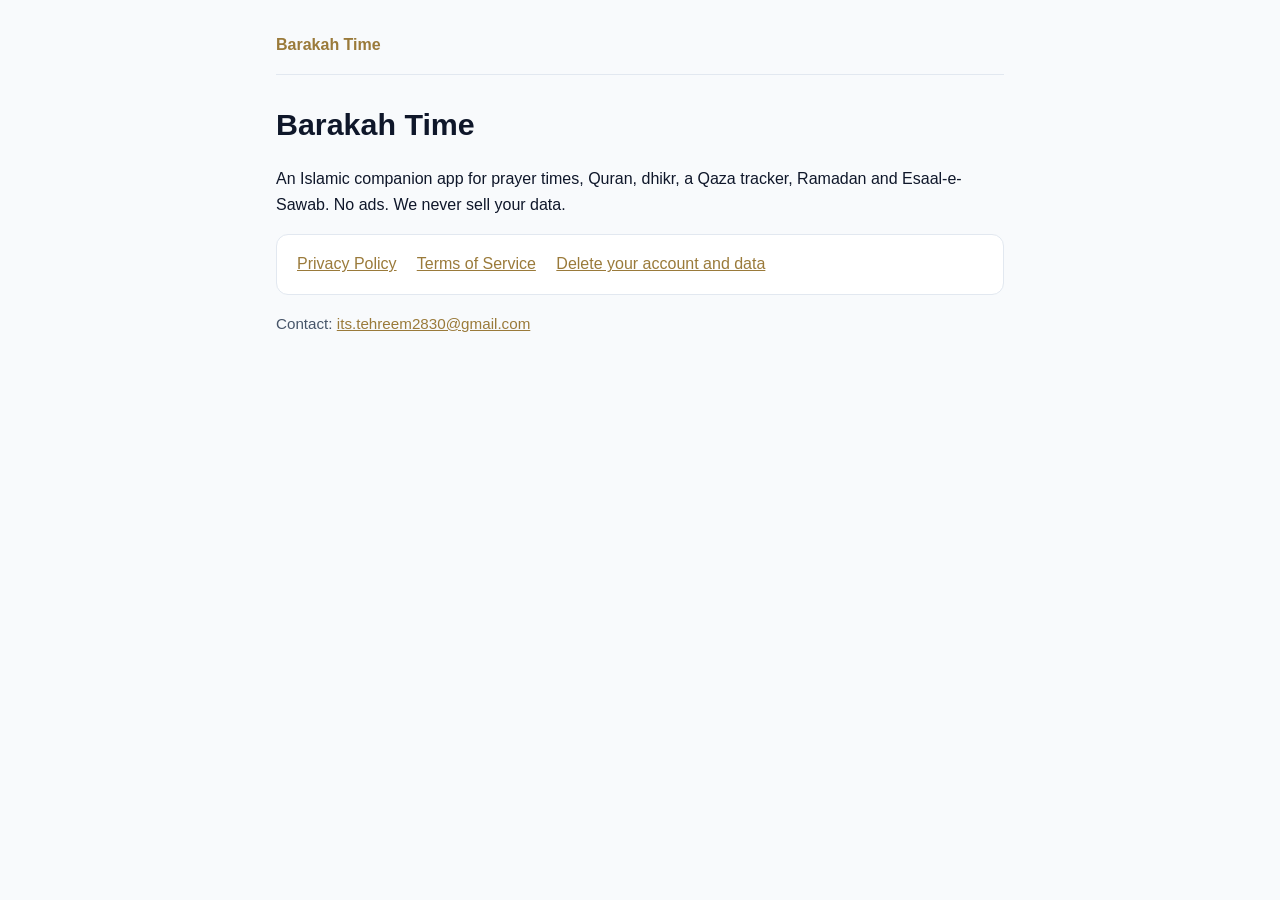
<file: index.html>
<!doctype html>
<html lang="en"><head><meta charset="utf-8"><meta name="viewport" content="width=device-width,initial-scale=1">
<title>Barakah Time</title><link rel="stylesheet" href="style.css"></head>
<body><main>
<header><a href="index.html">Barakah Time</a></header>
<h1>Barakah Time</h1>
<p>An Islamic companion app for prayer times, Quran, dhikr, a Qaza tracker, Ramadan and Esaal-e-Sawab. No ads. We never sell your data.</p>
<div class="card"><nav>
<a href="privacy.html">Privacy Policy</a>
<a href="terms.html">Terms of Service</a>
<a href="privacy.html#delete">Delete your account and data</a>
</nav></div>
<p class="muted">Contact: <a href="mailto:its.tehreem2830@gmail.com">its.tehreem2830@gmail.com</a></p>
</main></body></html>
</file>
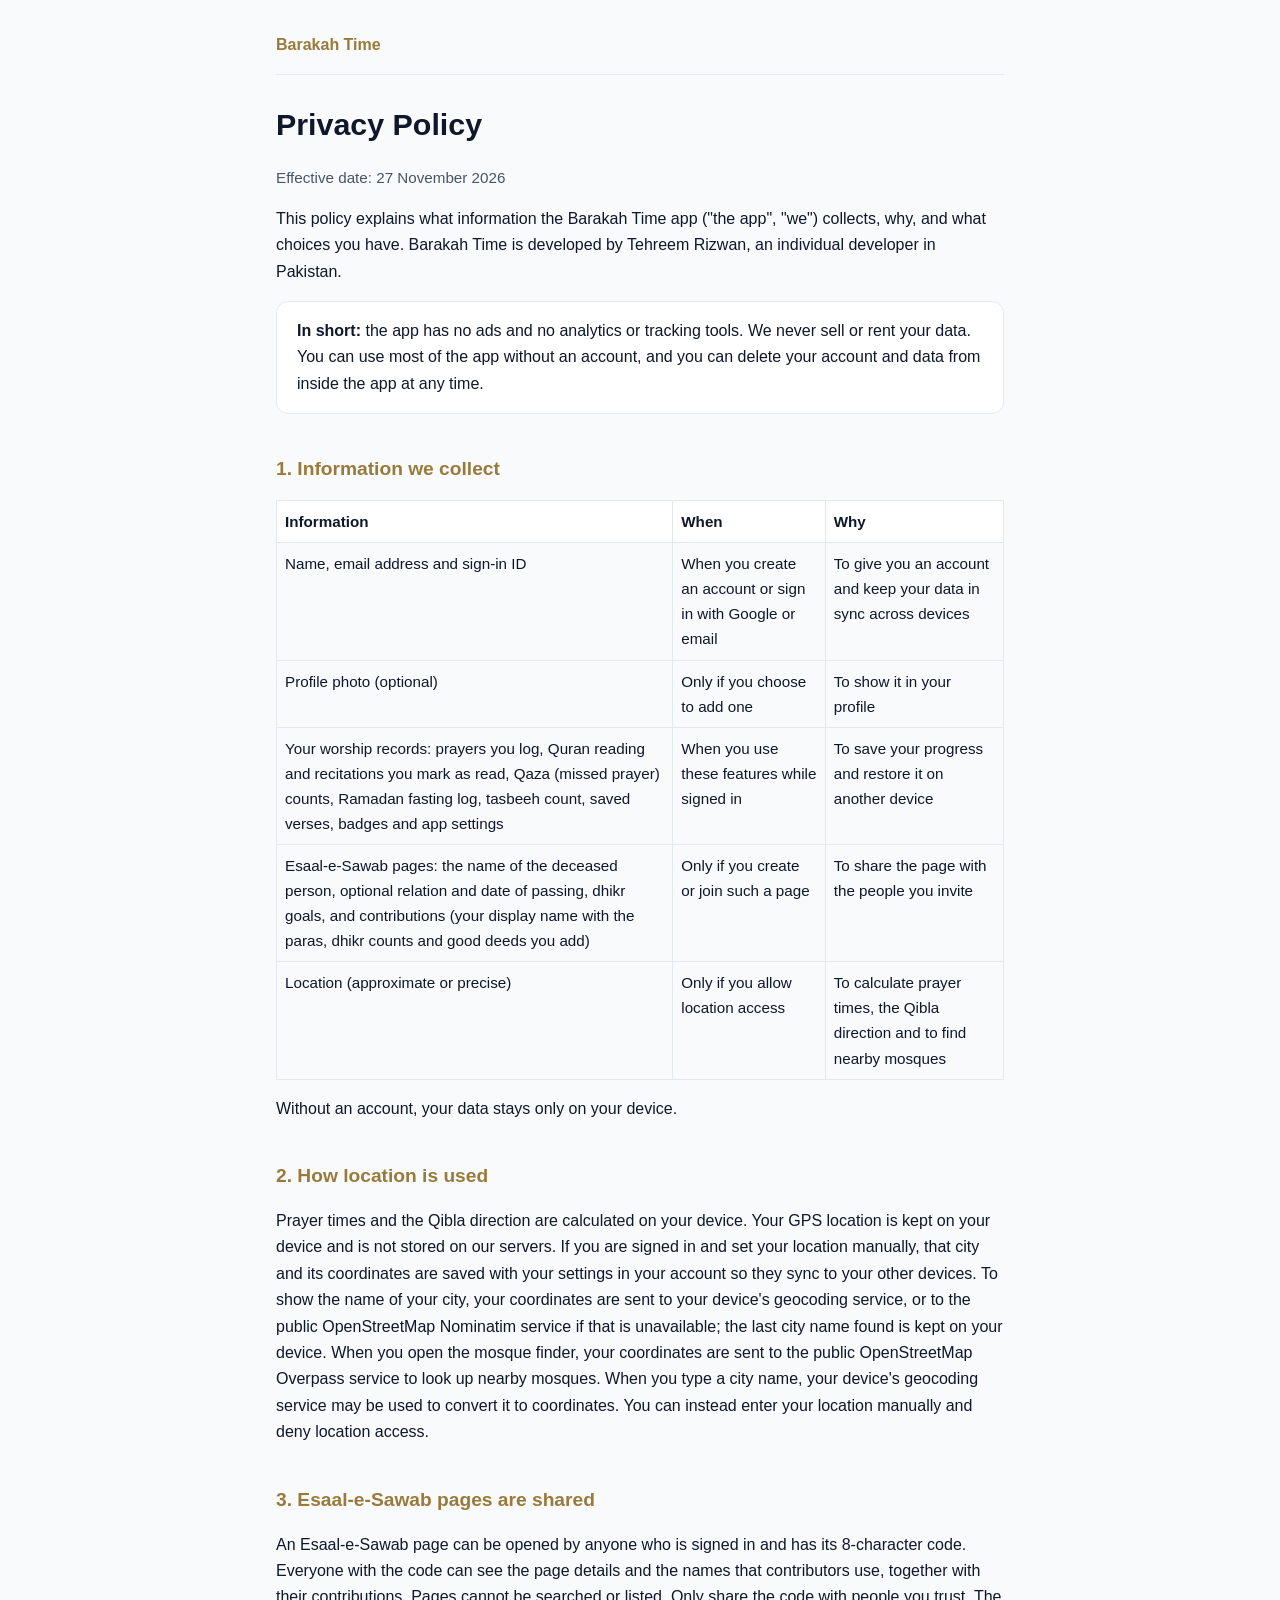
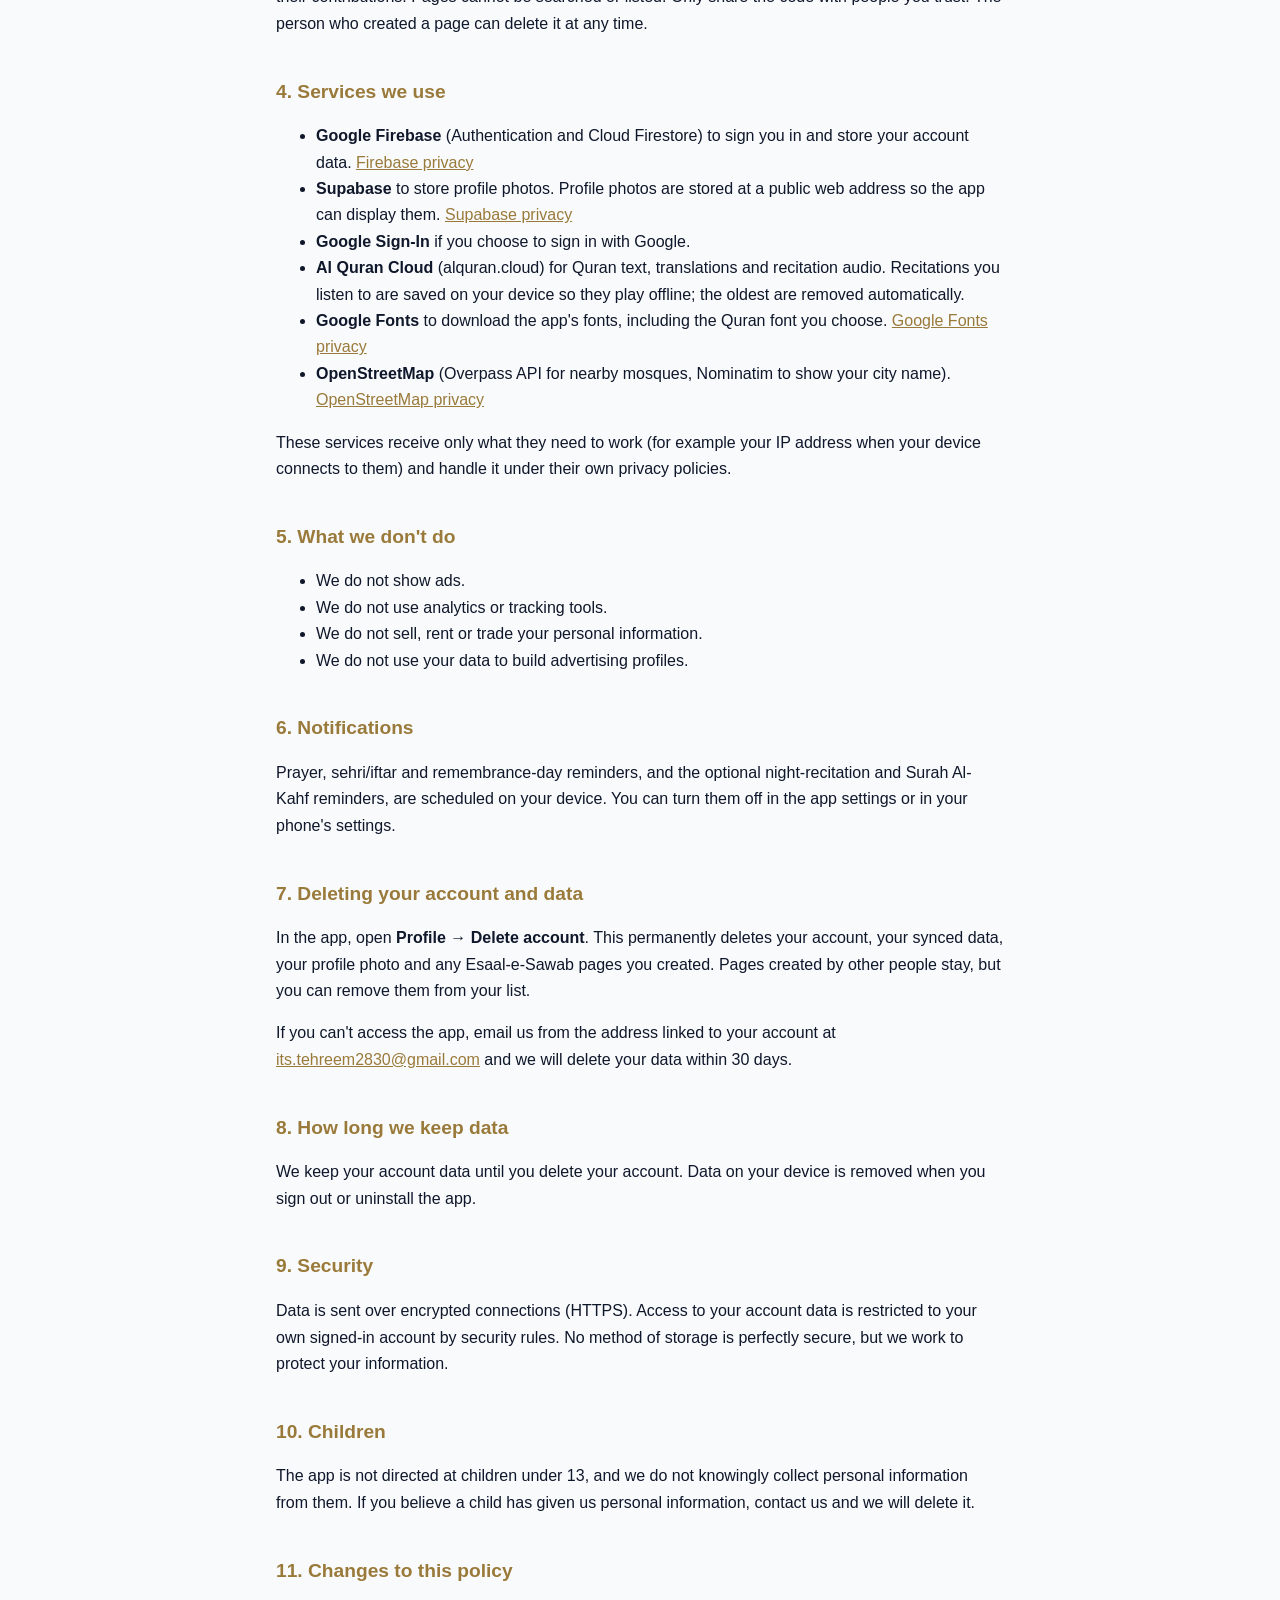
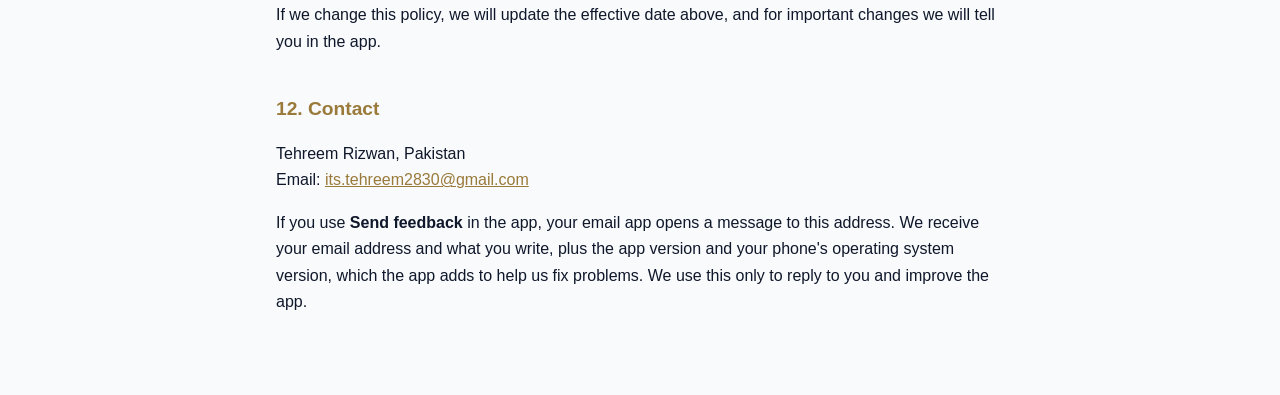
<file: privacy.html>
<!doctype html>
<html lang="en"><head><meta charset="utf-8"><meta name="viewport" content="width=device-width,initial-scale=1">
<title>Privacy Policy – Barakah Time</title><link rel="stylesheet" href="style.css"></head>
<body><main>
<header><a href="index.html">Barakah Time</a></header>
<h1>Privacy Policy</h1>
<p class="muted">Effective date: 27 November 2026</p>

<p>This policy explains what information the Barakah Time app ("the app", "we") collects, why, and what choices you have. Barakah Time is developed by Tehreem Rizwan, an individual developer in Pakistan.</p>

<div class="card">
<strong>In short:</strong> the app has no ads and no analytics or tracking tools. We never sell or rent your data. You can use most of the app without an account, and you can delete your account and data from inside the app at any time.
</div>

<h2>1. Information we collect</h2>
<table>
<tr><th>Information</th><th>When</th><th>Why</th></tr>
<tr><td>Name, email address and sign-in ID</td><td>When you create an account or sign in with Google or email</td><td>To give you an account and keep your data in sync across devices</td></tr>
<tr><td>Profile photo (optional)</td><td>Only if you choose to add one</td><td>To show it in your profile</td></tr>
<tr><td>Your worship records: prayers you log, Quran reading and recitations you mark as read, Qaza (missed prayer) counts, Ramadan fasting log, tasbeeh count, saved verses, badges and app settings</td><td>When you use these features while signed in</td><td>To save your progress and restore it on another device</td></tr>
<tr><td>Esaal-e-Sawab pages: the name of the deceased person, optional relation and date of passing, dhikr goals, and contributions (your display name with the paras, dhikr counts and good deeds you add)</td><td>Only if you create or join such a page</td><td>To share the page with the people you invite</td></tr>
<tr><td>Location (approximate or precise)</td><td>Only if you allow location access</td><td>To calculate prayer times, the Qibla direction and to find nearby mosques</td></tr>
</table>
<p>Without an account, your data stays only on your device.</p>

<h2>2. How location is used</h2>
<p>Prayer times and the Qibla direction are calculated on your device. Your GPS location is kept on your device and is not stored on our servers. If you are signed in and set your location manually, that city and its coordinates are saved with your settings in your account so they sync to your other devices. To show the name of your city, your coordinates are sent to your device's geocoding service, or to the public OpenStreetMap Nominatim service if that is unavailable; the last city name found is kept on your device. When you open the mosque finder, your coordinates are sent to the public OpenStreetMap Overpass service to look up nearby mosques. When you type a city name, your device's geocoding service may be used to convert it to coordinates. You can instead enter your location manually and deny location access.</p>

<h2>3. Esaal-e-Sawab pages are shared</h2>
<p>An Esaal-e-Sawab page can be opened by anyone who is signed in and has its 8-character code. Everyone with the code can see the page details and the names that contributors use, together with their contributions. Pages cannot be searched or listed. Only share the code with people you trust. The person who created a page can delete it at any time.</p>

<h2>4. Services we use</h2>
<ul>
<li><strong>Google Firebase</strong> (Authentication and Cloud Firestore) to sign you in and store your account data. <a href="https://firebase.google.com/support/privacy">Firebase privacy</a></li>
<li><strong>Supabase</strong> to store profile photos. Profile photos are stored at a public web address so the app can display them. <a href="https://supabase.com/privacy">Supabase privacy</a></li>
<li><strong>Google Sign-In</strong> if you choose to sign in with Google.</li>
<li><strong>Al Quran Cloud</strong> (alquran.cloud) for Quran text, translations and recitation audio. Recitations you listen to are saved on your device so they play offline; the oldest are removed automatically.</li>
<li><strong>Google Fonts</strong> to download the app's fonts, including the Quran font you choose. <a href="https://developers.google.com/fonts/faq/privacy">Google Fonts privacy</a></li>
<li><strong>OpenStreetMap</strong> (Overpass API for nearby mosques, Nominatim to show your city name). <a href="https://osmfoundation.org/wiki/Privacy_Policy">OpenStreetMap privacy</a></li>
</ul>
<p>These services receive only what they need to work (for example your IP address when your device connects to them) and handle it under their own privacy policies.</p>

<h2>5. What we don't do</h2>
<ul>
<li>We do not show ads.</li>
<li>We do not use analytics or tracking tools.</li>
<li>We do not sell, rent or trade your personal information.</li>
<li>We do not use your data to build advertising profiles.</li>
</ul>

<h2>6. Notifications</h2>
<p>Prayer, sehri/iftar and remembrance-day reminders, and the optional night-recitation and Surah Al-Kahf reminders, are scheduled on your device. You can turn them off in the app settings or in your phone's settings.</p>

<h2 id="delete">7. Deleting your account and data</h2>
<p>In the app, open <strong>Profile → Delete account</strong>. This permanently deletes your account, your synced data, your profile photo and any Esaal-e-Sawab pages you created. Pages created by other people stay, but you can remove them from your list.</p>
<p>If you can't access the app, email us from the address linked to your account at <a href="mailto:its.tehreem2830@gmail.com">its.tehreem2830@gmail.com</a> and we will delete your data within 30 days.</p>

<h2>8. How long we keep data</h2>
<p>We keep your account data until you delete your account. Data on your device is removed when you sign out or uninstall the app.</p>

<h2>9. Security</h2>
<p>Data is sent over encrypted connections (HTTPS). Access to your account data is restricted to your own signed-in account by security rules. No method of storage is perfectly secure, but we work to protect your information.</p>

<h2>10. Children</h2>
<p>The app is not directed at children under 13, and we do not knowingly collect personal information from them. If you believe a child has given us personal information, contact us and we will delete it.</p>

<h2>11. Changes to this policy</h2>
<p>If we change this policy, we will update the effective date above, and for important changes we will tell you in the app.</p>

<h2>12. Contact</h2>
<p>Tehreem Rizwan, Pakistan<br>Email: <a href="mailto:its.tehreem2830@gmail.com">its.tehreem2830@gmail.com</a></p>
<p>If you use <strong>Send feedback</strong> in the app, your email app opens a message to this address. We receive your email address and what you write, plus the app version and your phone's operating system version, which the app adds to help us fix problems. We use this only to reply to you and improve the app.</p>
</main></body></html>
</file>
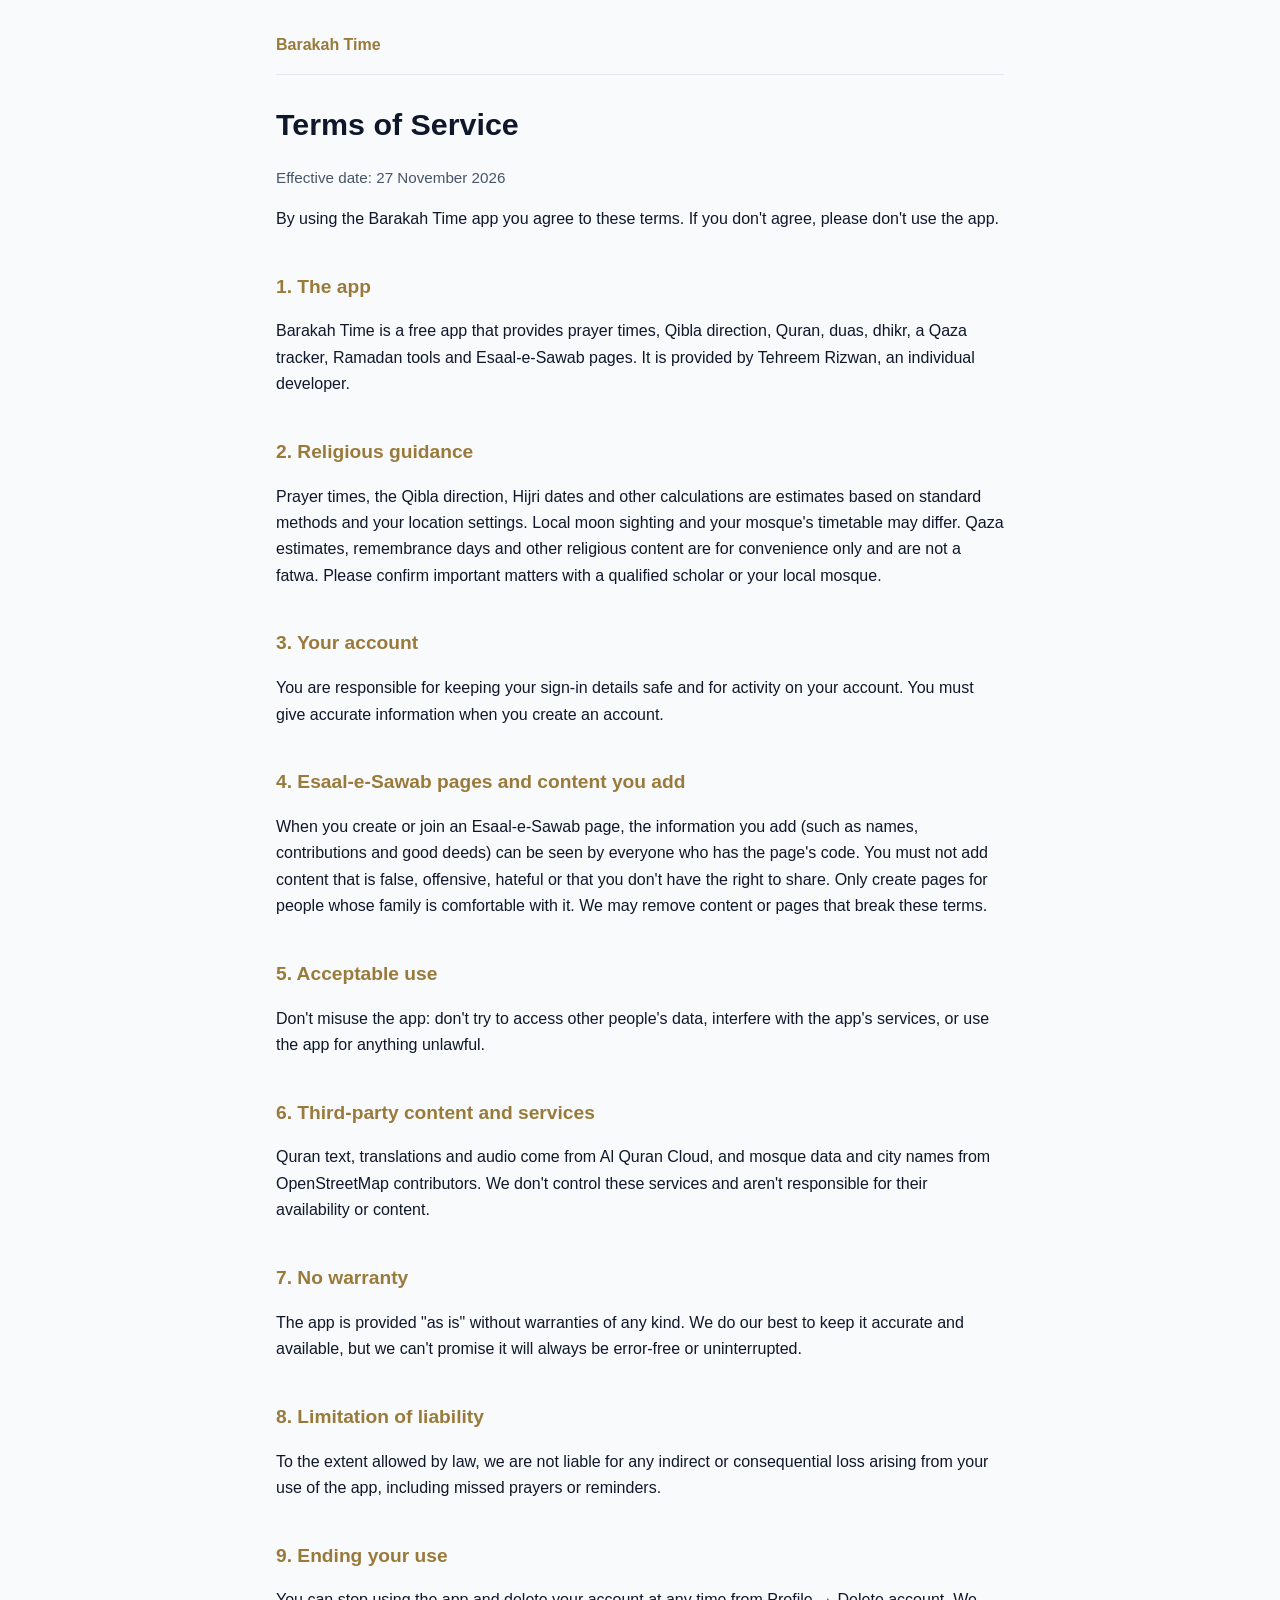
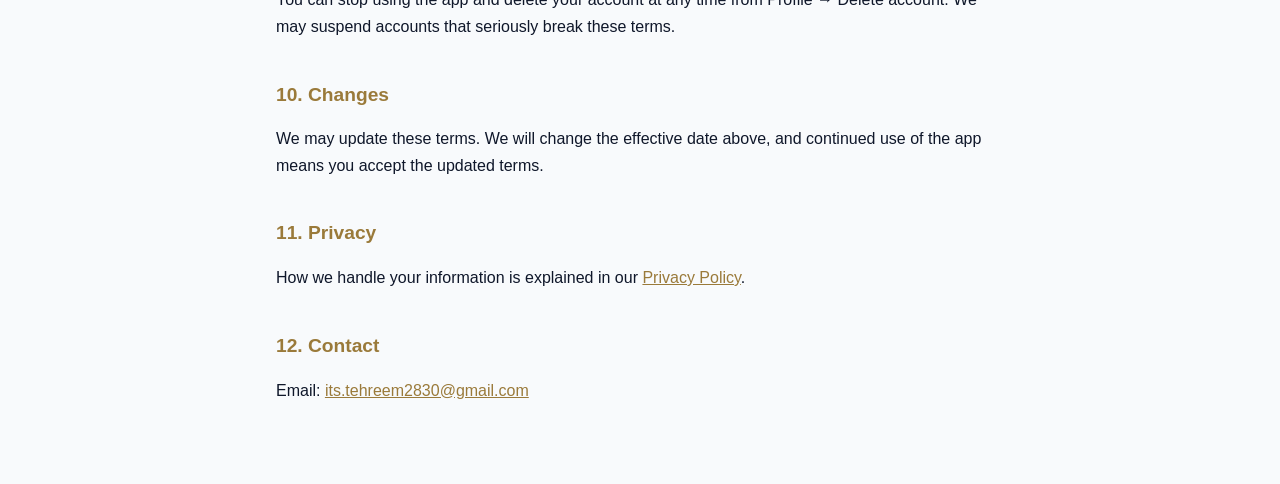
<file: terms.html>
<!doctype html>
<html lang="en"><head><meta charset="utf-8"><meta name="viewport" content="width=device-width,initial-scale=1">
<title>Terms of Service – Barakah Time</title><link rel="stylesheet" href="style.css"></head>
<body><main>
<header><a href="index.html">Barakah Time</a></header>
<h1>Terms of Service</h1>
<p class="muted">Effective date: 27 November 2026</p>

<p>By using the Barakah Time app you agree to these terms. If you don't agree, please don't use the app.</p>

<h2>1. The app</h2>
<p>Barakah Time is a free app that provides prayer times, Qibla direction, Quran, duas, dhikr, a Qaza tracker, Ramadan tools and Esaal-e-Sawab pages. It is provided by Tehreem Rizwan, an individual developer.</p>

<h2>2. Religious guidance</h2>
<p>Prayer times, the Qibla direction, Hijri dates and other calculations are estimates based on standard methods and your location settings. Local moon sighting and your mosque's timetable may differ. Qaza estimates, remembrance days and other religious content are for convenience only and are not a fatwa. Please confirm important matters with a qualified scholar or your local mosque.</p>

<h2>3. Your account</h2>
<p>You are responsible for keeping your sign-in details safe and for activity on your account. You must give accurate information when you create an account.</p>

<h2>4. Esaal-e-Sawab pages and content you add</h2>
<p>When you create or join an Esaal-e-Sawab page, the information you add (such as names, contributions and good deeds) can be seen by everyone who has the page's code. You must not add content that is false, offensive, hateful or that you don't have the right to share. Only create pages for people whose family is comfortable with it. We may remove content or pages that break these terms.</p>

<h2>5. Acceptable use</h2>
<p>Don't misuse the app: don't try to access other people's data, interfere with the app's services, or use the app for anything unlawful.</p>

<h2>6. Third-party content and services</h2>
<p>Quran text, translations and audio come from Al Quran Cloud, and mosque data and city names from OpenStreetMap contributors. We don't control these services and aren't responsible for their availability or content.</p>

<h2>7. No warranty</h2>
<p>The app is provided "as is" without warranties of any kind. We do our best to keep it accurate and available, but we can't promise it will always be error-free or uninterrupted.</p>

<h2>8. Limitation of liability</h2>
<p>To the extent allowed by law, we are not liable for any indirect or consequential loss arising from your use of the app, including missed prayers or reminders.</p>

<h2>9. Ending your use</h2>
<p>You can stop using the app and delete your account at any time from Profile → Delete account. We may suspend accounts that seriously break these terms.</p>

<h2>10. Changes</h2>
<p>We may update these terms. We will change the effective date above, and continued use of the app means you accept the updated terms.</p>

<h2>11. Privacy</h2>
<p>How we handle your information is explained in our <a href="privacy.html">Privacy Policy</a>.</p>

<h2>12. Contact</h2>
<p>Email: <a href="mailto:its.tehreem2830@gmail.com">its.tehreem2830@gmail.com</a></p>
</main></body></html>
</file>
<file: style.css>
:root{--bg:#f8fafc;--card:#fff;--text:#0f172a;--muted:#475569;--accent:#9a7a3a;--line:#e2e8f0}
@media (prefers-color-scheme:dark){:root{--bg:#0f172a;--card:#1e293b;--text:#f8fafc;--muted:#94a3b8;--accent:#c5a059;--line:#334155}}
*{box-sizing:border-box}
body{margin:0;background:var(--bg);color:var(--text);font:16px/1.65 -apple-system,BlinkMacSystemFont,"Segoe UI",Roboto,Arial,sans-serif}
main{max-width:760px;margin:0 auto;padding:32px 16px 64px}
header{border-bottom:1px solid var(--line);margin-bottom:24px;padding-bottom:16px}
header a{color:var(--accent);text-decoration:none;font-weight:600}
h1{font-size:1.9rem;margin:.2em 0}
h2{font-size:1.2rem;margin-top:2em;color:var(--accent)}
p,li{color:var(--text)}
.muted{color:var(--muted);font-size:.95rem}
a{color:var(--accent)}
table{width:100%;border-collapse:collapse;margin:1em 0;font-size:.95rem}
th,td{border:1px solid var(--line);padding:8px;text-align:left;vertical-align:top}
th{background:var(--card)}
.card{background:var(--card);border:1px solid var(--line);border-radius:12px;padding:16px 20px;margin:16px 0}
nav a{margin-right:16px}
</file>
